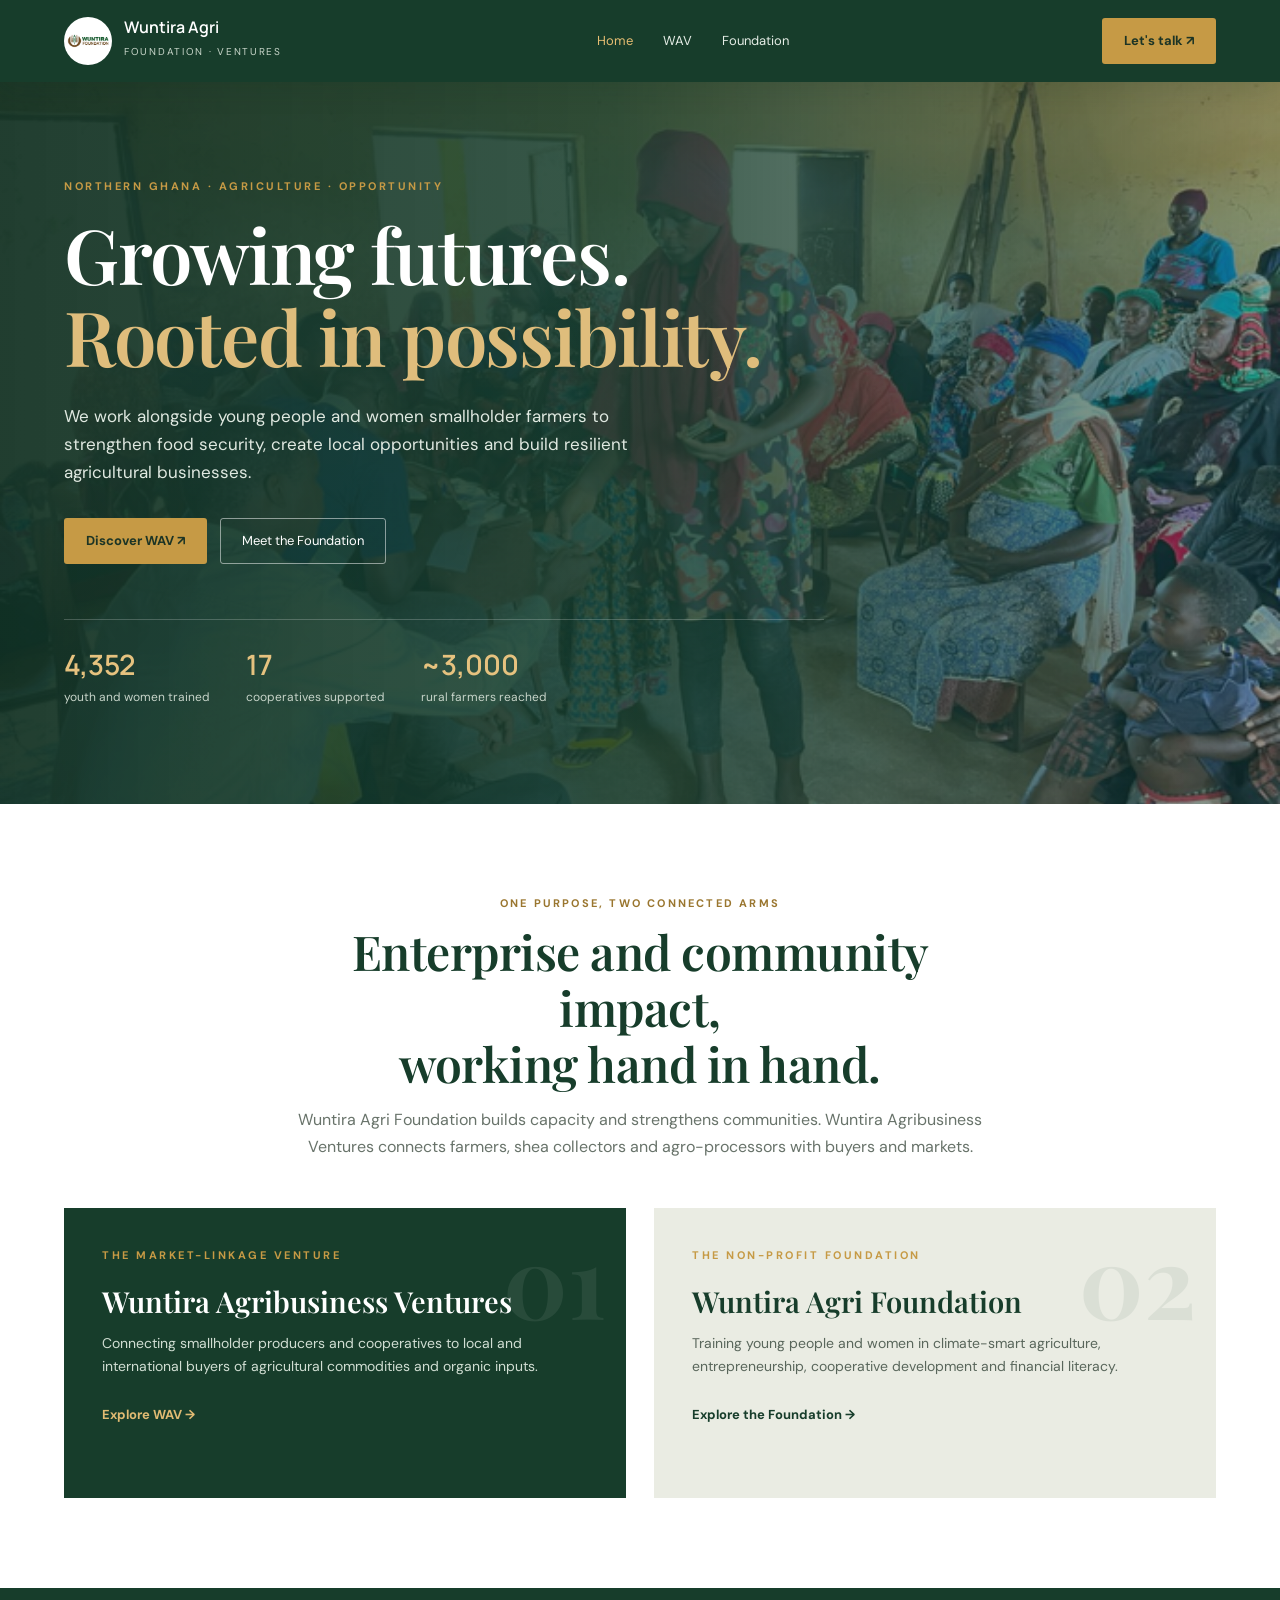
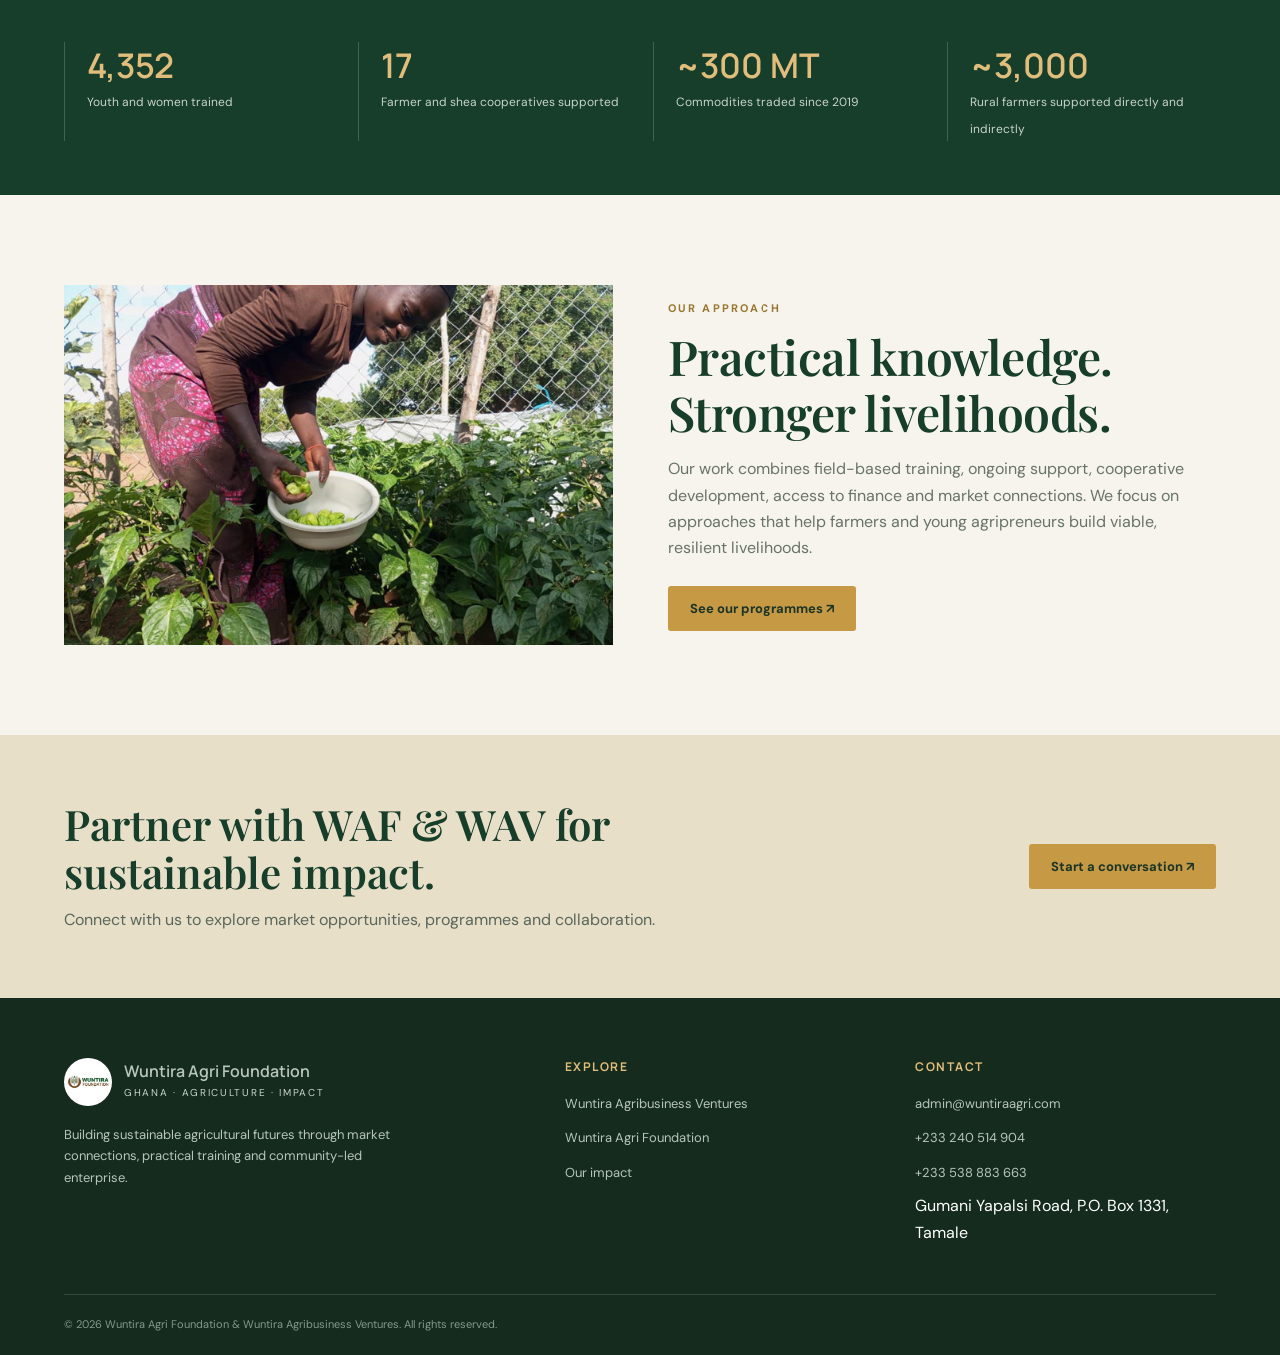
<file: index.html>
<!doctype html><html lang="en"><head><meta charset="utf-8"><meta name="viewport" content="width=device-width,initial-scale=1"><meta name="description" content="Wuntira Agri — Wuntira Agri, Ghana"><title>Wuntira Agri | Wuntira Agri</title><link rel="stylesheet" href="styles.css"></head><body><header class="site-header"><div class="container nav-wrap">
<a class="brand" href="index.html"><img src="assets/waf-logo.png" alt="Wuntira Agri Foundation logo"><span><strong>Wuntira Agri</strong><small>Foundation · Ventures</small></span></a>
<button class="menu-toggle" aria-label="Open navigation">☰</button>
<ul class="nav-links"><li><a href="index.html" class="active">Home</a></li><li><a href="wav.html" >WAV</a></li><li><a href="foundation.html" >Foundation</a></li></ul><a class="nav-contact" href="mailto:admin@wuntiraagri.com">Let's talk ↗</a>
</div></header><main><section class="hero"><div class="container"><div class="hero-inner"><div class="eyebrow">Northern Ghana · Agriculture · Opportunity</div><h1>Growing futures.<br><em>Rooted in possibility.</em></h1><p>We work alongside young people and women smallholder farmers to strengthen food security, create local opportunities and build resilient agricultural businesses.</p><div class="actions"><a class="button" href="wav.html">Discover WAV ↗</a><a class="button-outline" href="foundation.html">Meet the Foundation</a></div><div class="hero-note"><div><strong>4,352</strong><span>youth and women trained</span></div><div><strong>17</strong><span>cooperatives supported</span></div><div><strong>~3,000</strong><span>rural farmers reached</span></div></div></div></div></section>
<section class="section white"><div class="container"><div class="section-head center"><div class="kicker">One purpose, two connected arms</div><h2 class="heading">Enterprise and community impact, <br>working hand in hand.</h2><p class="lead">Wuntira Agri Foundation builds capacity and strengthens communities. Wuntira Agribusiness Ventures connects farmers, shea collectors and agro-processors with buyers and markets.</p></div><div class="split"><article class="path-card"><span class="number">01</span><div class="eyebrow">The market-linkage venture</div><h3>Wuntira Agribusiness Ventures</h3><p>Connecting smallholder producers and cooperatives to local and international buyers of agricultural commodities and organic inputs.</p><a class="text-link" href="wav.html">Explore WAV →</a></article><article class="path-card light"><span class="number">02</span><div class="eyebrow">The non-profit foundation</div><h3>Wuntira Agri Foundation</h3><p>Training young people and women in climate-smart agriculture, entrepreneurship, cooperative development and financial literacy.</p><a class="text-link" href="foundation.html">Explore the Foundation →</a></article></div></div></section>
<section class="stat-band" id="impact"><div class="container stats"><div class="stat"><strong>4,352</strong><span>Youth and women trained</span></div><div class="stat"><strong>17</strong><span>Farmer and shea cooperatives supported</span></div><div class="stat"><strong>~300 MT</strong><span>Commodities traded since 2019</span></div><div class="stat"><strong>~3,000</strong><span>Rural farmers supported directly and indirectly</span></div></div></section>
<section class="section"><div class="container image-copy"><img class="feature-image" src="assets/smart-farm-pepper.png" alt="Trainee harvesting produce from a backyard smart farm"><div><div class="kicker">Our approach</div><h2 class="heading">Practical knowledge. Stronger livelihoods.</h2><p class="lead">Our work combines field-based training, ongoing support, cooperative development, access to finance and market connections. We focus on approaches that help farmers and young agripreneurs build viable, resilient livelihoods.</p><a class="button" style="margin-top:24px" href="foundation.html">See our programmes ↗</a></div></div></section></main><section class="cta"><div class="container cta-row"><div><h2>Partner with WAF & WAV for sustainable impact.</h2><p>Connect with us to explore market opportunities, programmes and collaboration.</p></div><a class="button" href="mailto:admin@wuntiraagri.com">Start a conversation ↗</a></div></section>
<footer class="footer"><div class="container"><div class="footer-grid"><div><a class="brand" href="index.html"><img src="assets/waf-logo.png" alt=""><span><strong>Wuntira Agri Foundation</strong><small>Ghana · Agriculture · Impact</small></span></a><p style="margin-top:18px;max-width:330px">Building sustainable agricultural futures through market connections, practical training and community-led enterprise.</p></div><div><h4>Explore</h4><ul><li><a href="wav.html">Wuntira Agribusiness Ventures</a></li><li><a href="foundation.html">Wuntira Agri Foundation</a></li><li><a href="index.html#impact">Our impact</a></li></ul></div><div><h4>Contact</h4><ul><li><a href="mailto:admin@wuntiraagri.com">admin@wuntiraagri.com</a></li><li><a href="tel:+233240514904">+233 240 514 904</a></li><li><a href="tel:+233538883663">+233 538 883 663</a></li><li><span>Gumani Yapalsi Road, P.O. Box 1331, Tamale</span></li></ul></div></div><div class="copyright">© 2026 Wuntira Agri Foundation & Wuntira Agribusiness Ventures. All rights reserved.</div></div></footer><script src="script.js"></script></body></html>
</file>
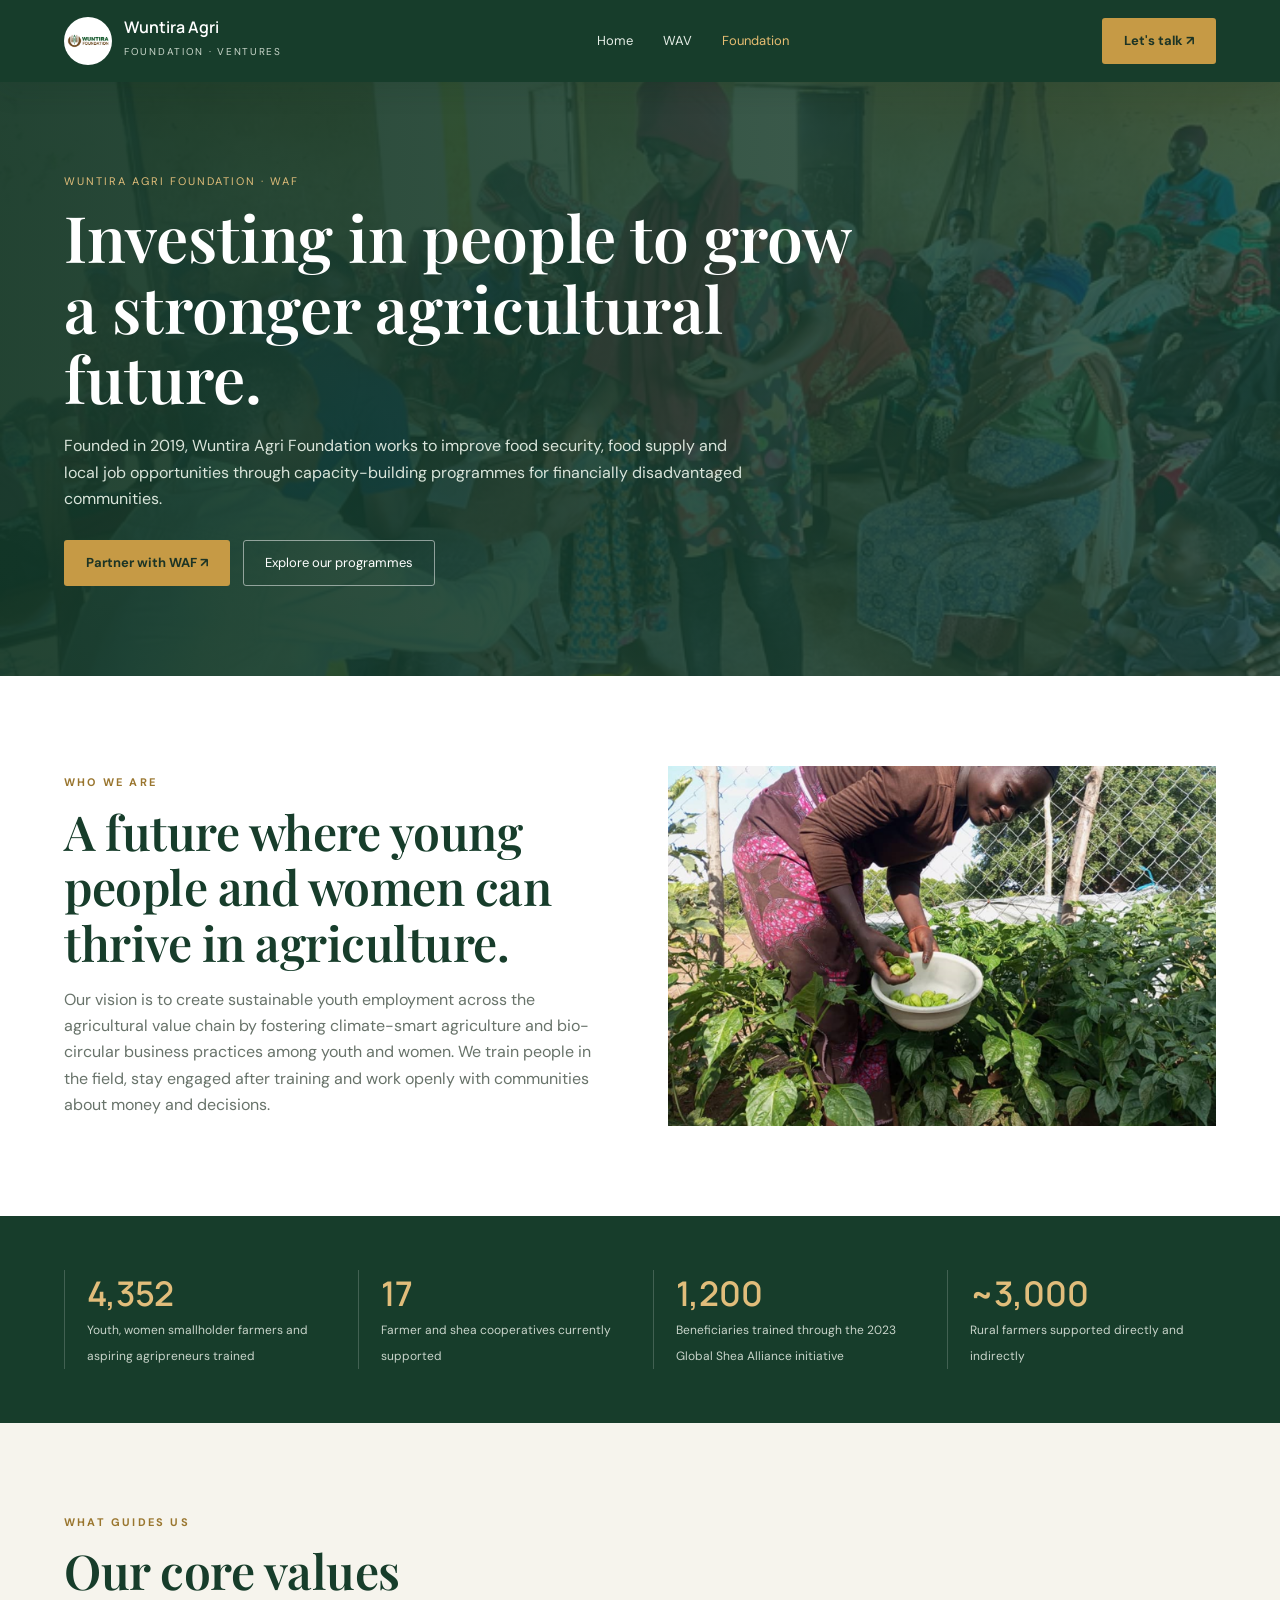
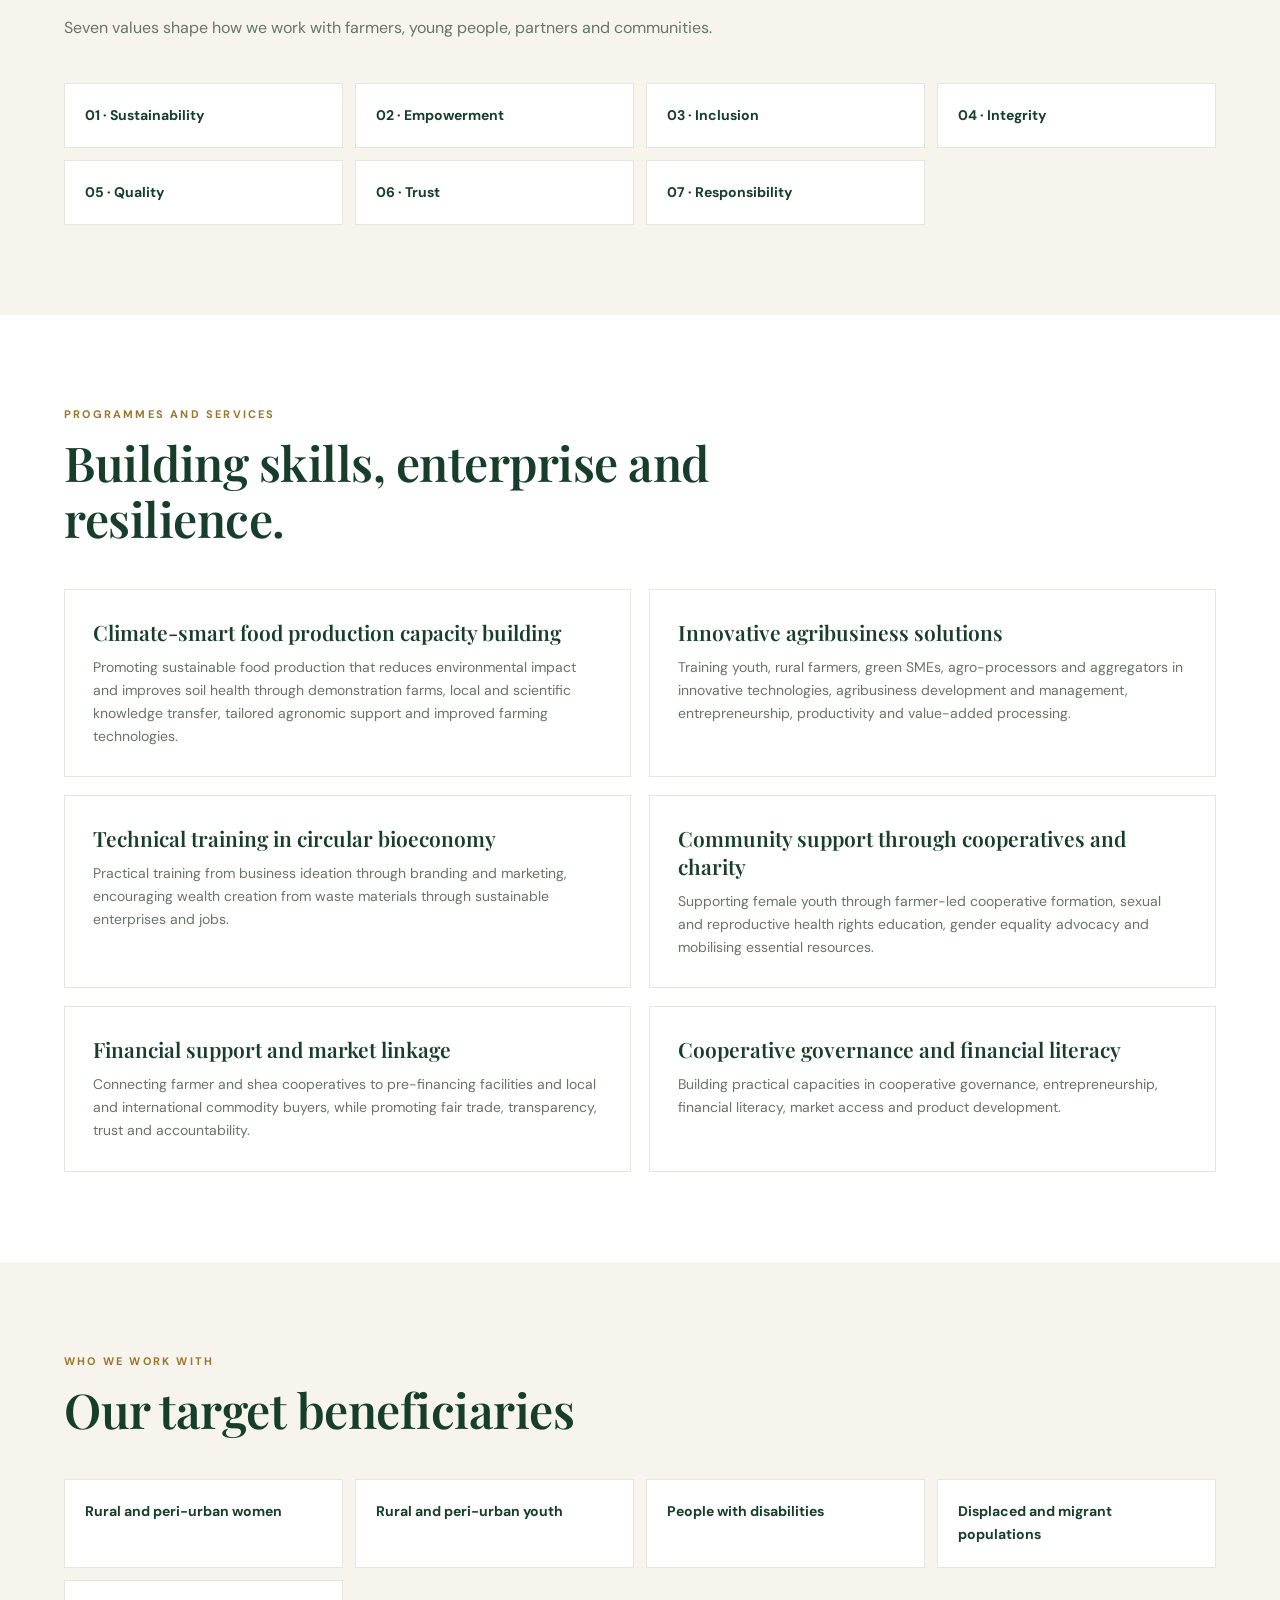
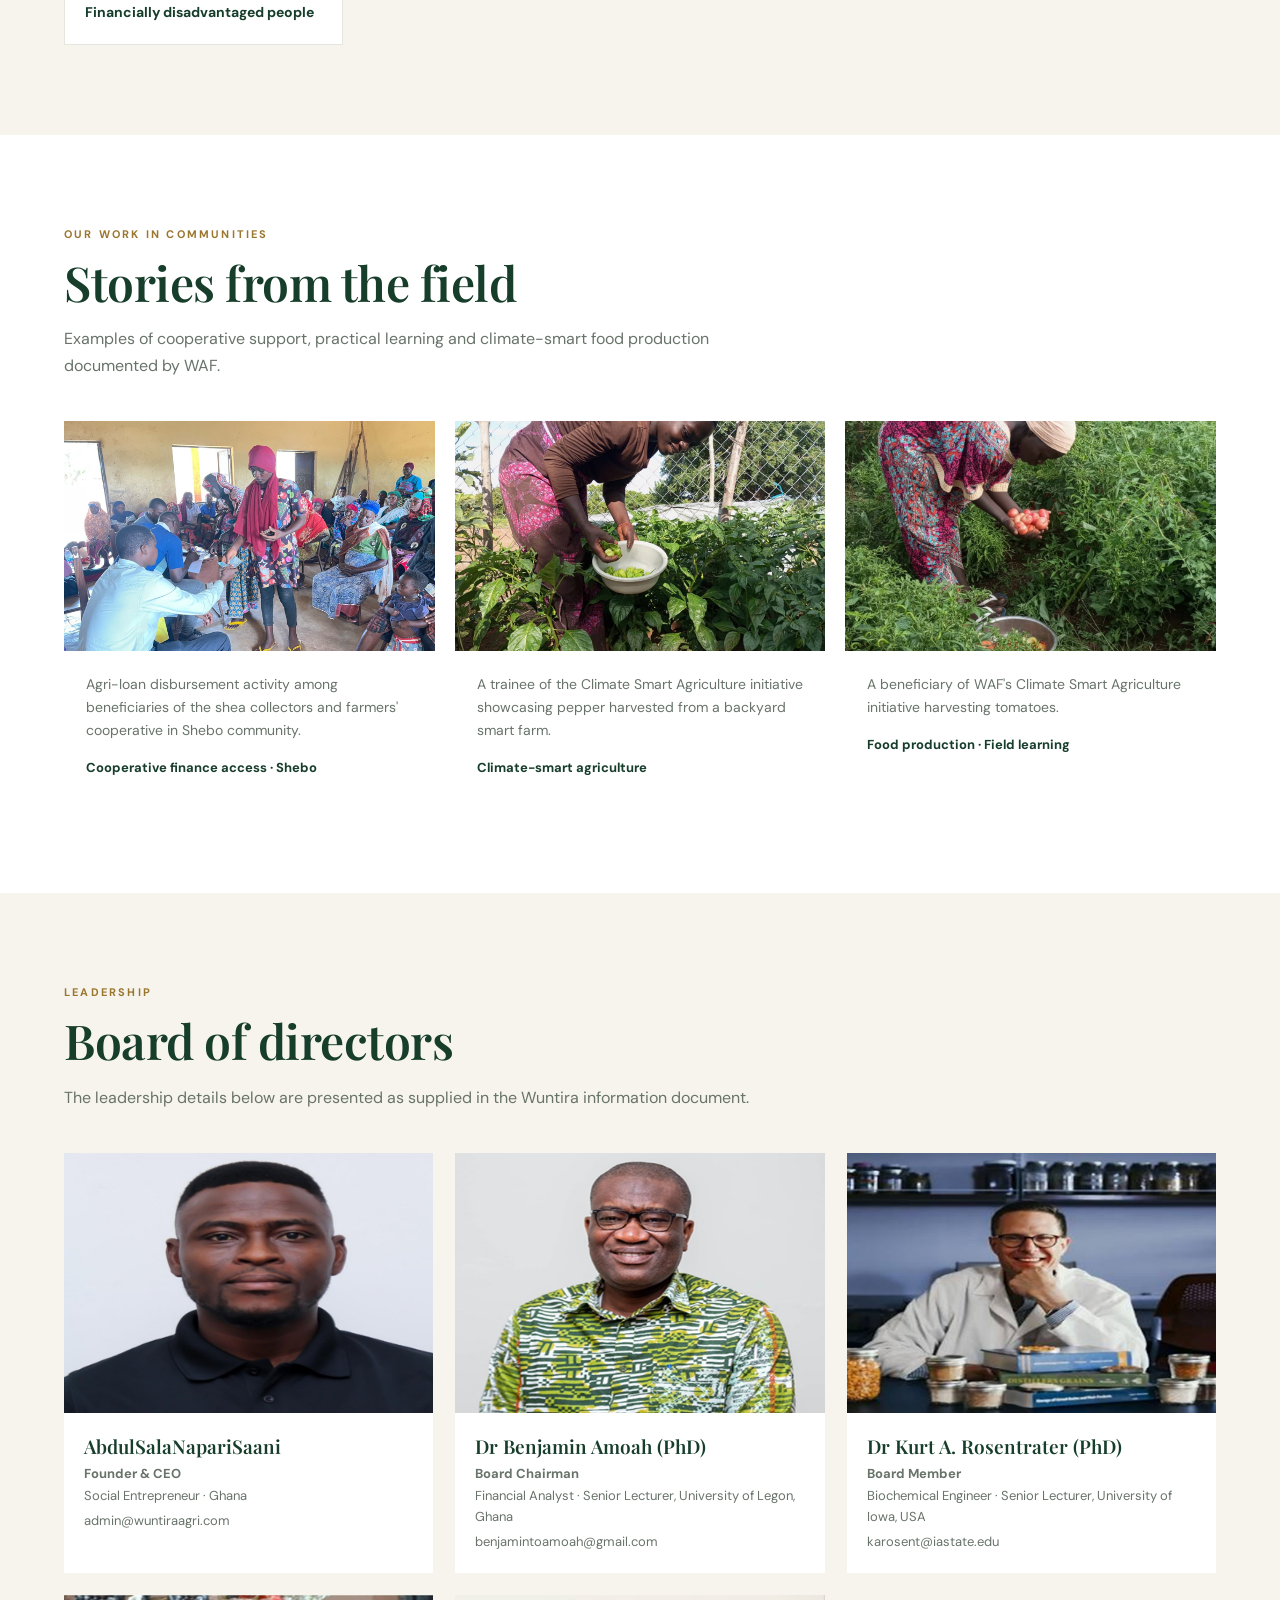
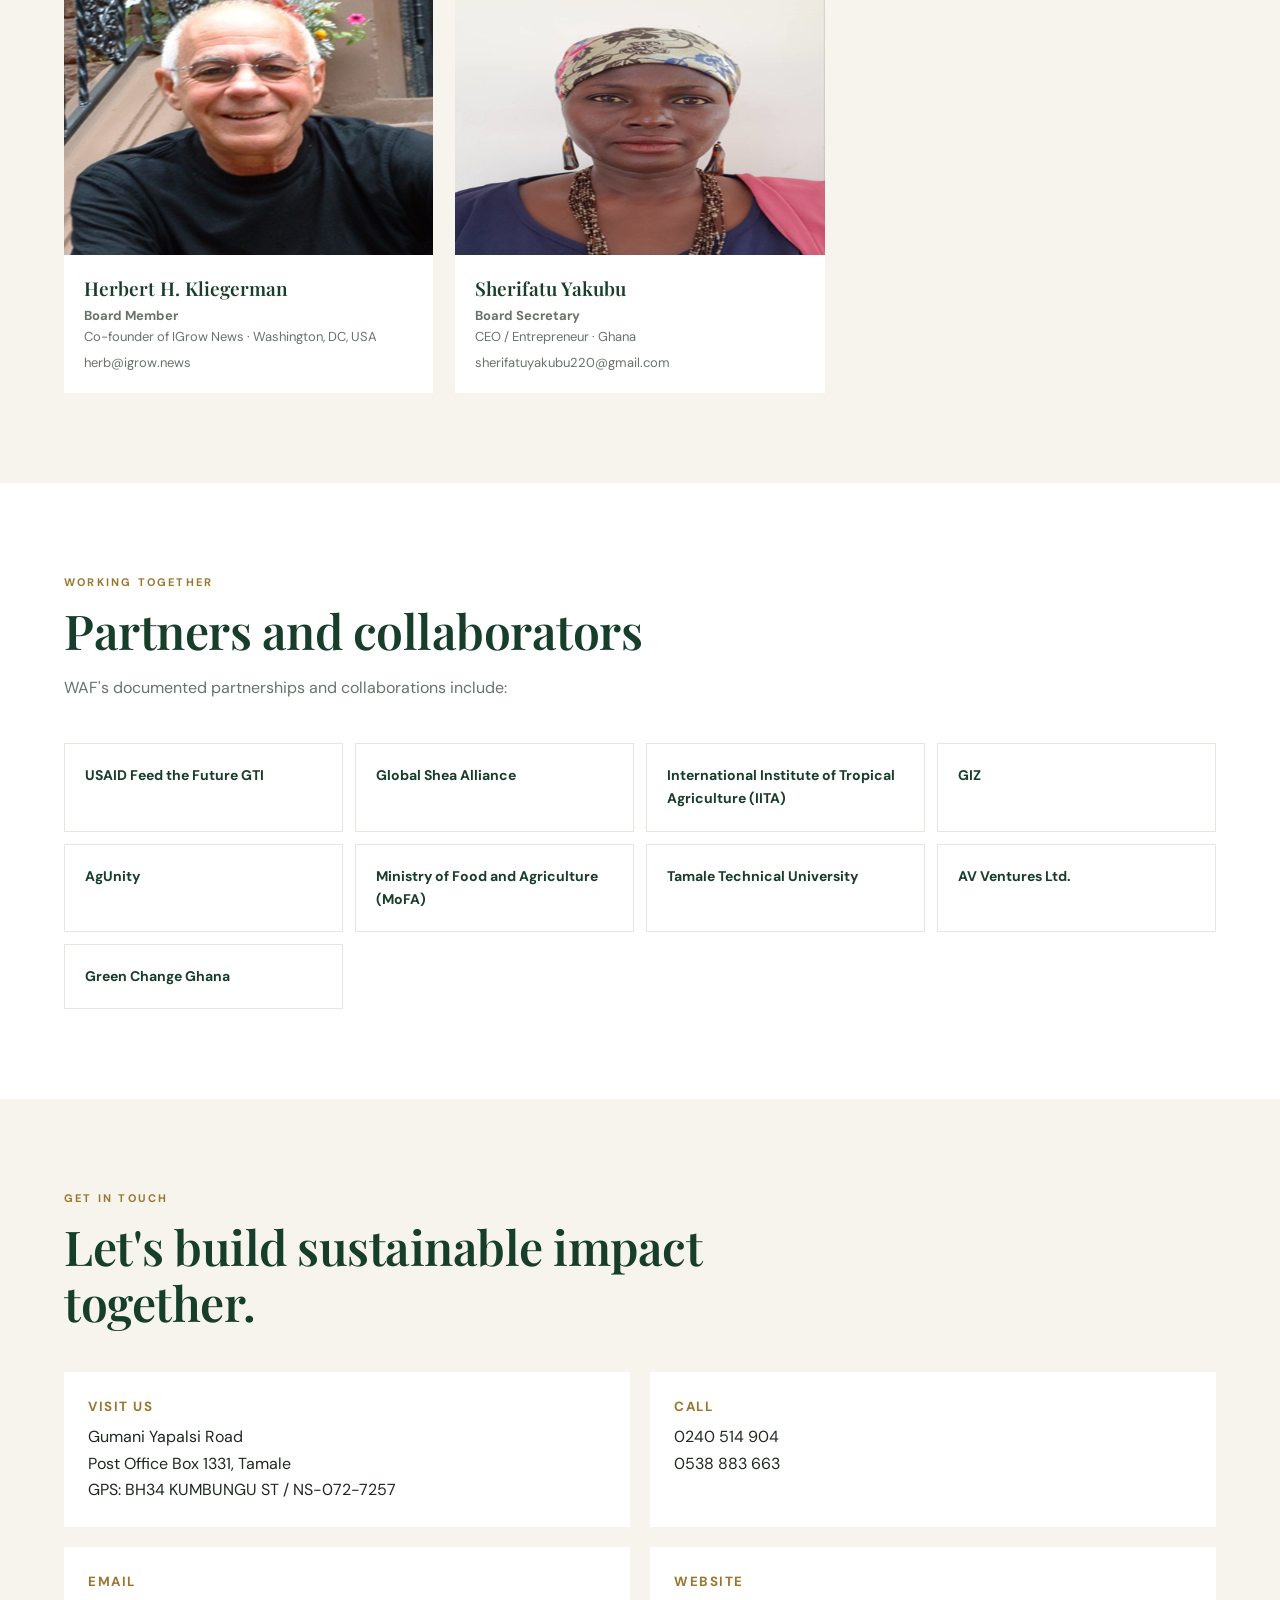
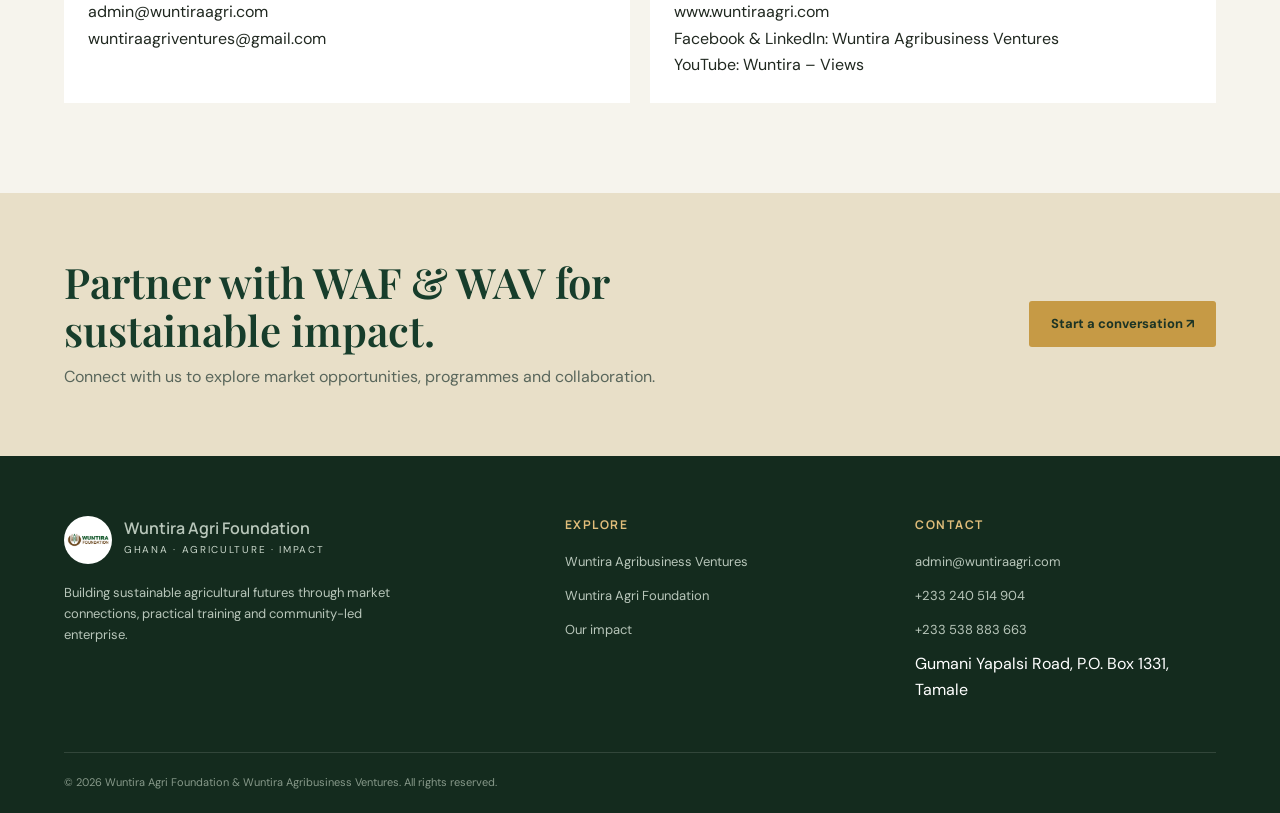
<file: foundation.html>
<!doctype html><html lang="en"><head><meta charset="utf-8"><meta name="viewport" content="width=device-width,initial-scale=1"><meta name="description" content="Wuntira Agri Foundation — Wuntira Agri, Ghana"><title>Wuntira Agri Foundation | Wuntira Agri</title><link rel="stylesheet" href="styles.css"></head><body><header class="site-header"><div class="container nav-wrap">
<a class="brand" href="index.html"><img src="assets/waf-logo.png" alt="Wuntira Agri Foundation logo"><span><strong>Wuntira Agri</strong><small>Foundation · Ventures</small></span></a>
<button class="menu-toggle" aria-label="Open navigation">☰</button>
<ul class="nav-links"><li><a href="index.html" >Home</a></li><li><a href="wav.html" >WAV</a></li><li><a href="foundation.html" class="active">Foundation</a></li></ul><a class="nav-contact" href="mailto:admin@wuntiraagri.com">Let's talk ↗</a>
</div></header><main><section class="page-hero"><div class="container"><div class="crumb">Wuntira Agri Foundation · WAF</div><h1>Investing in people to grow a stronger agricultural future.</h1><p>Founded in 2019, Wuntira Agri Foundation works to improve food security, food supply and local job opportunities through capacity-building programmes for financially disadvantaged communities.</p><div class="actions" style="margin-top:28px"><a class="button" href="mailto:admin@wuntiraagri.com">Partner with WAF ↗</a><a class="button-outline" href="#programmes">Explore our programmes</a></div></div></section>
<section class="section white"><div class="container image-copy"><div><div class="kicker">Who we are</div><h2 class="heading">A future where young people and women can thrive in agriculture.</h2><p class="lead">Our vision is to create sustainable youth employment across the agricultural value chain by fostering climate-smart agriculture and bio-circular business practices among youth and women. We train people in the field, stay engaged after training and work openly with communities about money and decisions.</p></div><img class="feature-image" src="assets/smart-farm-pepper.png" alt="Trainee showcasing produce from a backyard smart farm"></div></section>
<section class="stat-band"><div class="container stats"><div class="stat"><strong>4,352</strong><span>Youth, women smallholder farmers and aspiring agripreneurs trained</span></div><div class="stat"><strong>17</strong><span>Farmer and shea cooperatives currently supported</span></div><div class="stat"><strong>1,200</strong><span>Beneficiaries trained through the 2023 Global Shea Alliance initiative</span></div><div class="stat"><strong>~3,000</strong><span>Rural farmers supported directly and indirectly</span></div></div></section>
<section class="section"><div class="container"><div class="section-head"><div class="kicker">What guides us</div><h2 class="heading">Our core values</h2><p class="lead">Seven values shape how we work with farmers, young people, partners and communities.</p></div><div class="values"><div class="value">01 · Sustainability</div><div class="value">02 · Empowerment</div><div class="value">03 · Inclusion</div><div class="value">04 · Integrity</div><div class="value">05 · Quality</div><div class="value">06 · Trust</div><div class="value">07 · Responsibility</div></div></div></section>
<section class="section white" id="programmes"><div class="container"><div class="section-head"><div class="kicker">Programmes and services</div><h2 class="heading">Building skills, enterprise and resilience.</h2></div><div class="program-grid"><article class="program"><h3>Climate-smart food production capacity building</h3><p>Promoting sustainable food production that reduces environmental impact and improves soil health through demonstration farms, local and scientific knowledge transfer, tailored agronomic support and improved farming technologies.</p></article><article class="program"><h3>Innovative agribusiness solutions</h3><p>Training youth, rural farmers, green SMEs, agro-processors and aggregators in innovative technologies, agribusiness development and management, entrepreneurship, productivity and value-added processing.</p></article><article class="program"><h3>Technical training in circular bioeconomy</h3><p>Practical training from business ideation through branding and marketing, encouraging wealth creation from waste materials through sustainable enterprises and jobs.</p></article><article class="program"><h3>Community support through cooperatives and charity</h3><p>Supporting female youth through farmer-led cooperative formation, sexual and reproductive health rights education, gender equality advocacy and mobilising essential resources.</p></article><article class="program"><h3>Financial support and market linkage</h3><p>Connecting farmer and shea cooperatives to pre-financing facilities and local and international commodity buyers, while promoting fair trade, transparency, trust and accountability.</p></article><article class="program"><h3>Cooperative governance and financial literacy</h3><p>Building practical capacities in cooperative governance, entrepreneurship, financial literacy, market access and product development.</p></article></div></div></section>
<section class="section"><div class="container"><div class="section-head"><div class="kicker">Who we work with</div><h2 class="heading">Our target beneficiaries</h2></div><div class="values"><div class="value">Rural and peri-urban women</div><div class="value">Rural and peri-urban youth</div><div class="value">People with disabilities</div><div class="value">Displaced and migrant populations</div><div class="value">Financially disadvantaged people</div></div></div></section>
<section class="section white"><div class="container"><div class="section-head"><div class="kicker">Our work in communities</div><h2 class="heading">Stories from the field</h2><p class="lead">Examples of cooperative support, practical learning and climate-smart food production documented by WAF.</p></div><div class="story-grid"><article class="story"><img src="assets/shebbo-cooperative.png" alt="Community members at an agri-loan disbursement activity"><div><p>Agri-loan disbursement activity among beneficiaries of the shea collectors and farmers' cooperative in Shebo community.</p><strong>Cooperative finance access · Shebo</strong></div></article><article class="story"><img src="assets/smart-farm-pepper.png" alt="Trainee showcasing pepper harvested from backyard smart farm"><div><p>A trainee of the Climate Smart Agriculture initiative showcasing pepper harvested from a backyard smart farm.</p><strong>Climate-smart agriculture</strong></div></article><article class="story"><img src="assets/climate-smart-tomatoes.jpeg" alt="Beneficiary harvesting tomatoes"><div><p>A beneficiary of WAF's Climate Smart Agriculture initiative harvesting tomatoes.</p><strong>Food production · Field learning</strong></div></article></div></div></section>
<section class="section"><div class="container"><div class="section-head"><div class="kicker">Leadership</div><h2 class="heading">Board of directors</h2><p class="lead">The leadership details below are presented as supplied in the Wuntira information document.</p></div><div class="people"><article class="person"><img src="assets/abdulsalam-saani.png" alt="AbdulSalaNapariSaani"><div><h3>AbdulSalaNapariSaani</h3><p><b>Founder & CEO</b><br>Social Entrepreneur · Ghana</p><p>admin@wuntiraagri.com</p></div></article><article class="person"><img src="assets/benjamin-amoah.png" alt="Dr Benjamin Amoah"><div><h3>Dr Benjamin Amoah (PhD)</h3><p><b>Board Chairman</b><br>Financial Analyst · Senior Lecturer, University of Legon, Ghana</p><p>benjamintoamoah@gmail.com</p></div></article><article class="person"><img src="assets/kurt-rosentrater.png" alt="Dr Kurt A. Rosentrater"><div><h3>Dr Kurt A. Rosentrater (PhD)</h3><p><b>Board Member</b><br>Biochemical Engineer · Senior Lecturer, University of Iowa, USA</p><p>karosent@iastate.edu</p></div></article><article class="person"><img src="assets/herbert-kliegerman.png" alt="Herbert H. Kliegerman"><div><h3>Herbert H. Kliegerman</h3><p><b>Board Member</b><br>Co-founder of IGrow News · Washington, DC, USA</p><p>herb@igrow.news</p></div></article><article class="person"><img src="assets/sherifatu-yakubu.png" alt="Sherifatu Yakubu"><div><h3>Sherifatu Yakubu</h3><p><b>Board Secretary</b><br>CEO / Entrepreneur · Ghana</p><p>sherifatuyakubu220@gmail.com</p></div></article></div></div></section>
<section class="section white"><div class="container"><div class="section-head"><div class="kicker">Working together</div><h2 class="heading">Partners and collaborators</h2><p class="lead">WAF's documented partnerships and collaborations include:</p></div><div class="values"><div class="value">USAID Feed the Future GTI</div><div class="value">Global Shea Alliance</div><div class="value">International Institute of Tropical Agriculture (IITA)</div><div class="value">GIZ</div><div class="value">AgUnity</div><div class="value">Ministry of Food and Agriculture (MoFA)</div><div class="value">Tamale Technical University</div><div class="value">AV Ventures Ltd.</div><div class="value">Green Change Ghana</div></div></div></section>
<section class="section"><div class="container"><div class="section-head"><div class="kicker">Get in touch</div><h2 class="heading">Let's build sustainable impact together.</h2></div><div class="contact-list"><div class="contact-item"><small>Visit us</small>Gumani Yapalsi Road<br>Post Office Box 1331, Tamale<br>GPS: BH34 KUMBUNGU ST / NS-072-7257</div><div class="contact-item"><small>Call</small><a href="tel:+233240514904">0240 514 904</a><br><a href="tel:+233538883663">0538 883 663</a></div><div class="contact-item"><small>Email</small><a href="mailto:admin@wuntiraagri.com">admin@wuntiraagri.com</a><br><a href="mailto:wuntiraagriventures@gmail.com">wuntiraagriventures@gmail.com</a></div><div class="contact-item"><small>Website</small><a href="https://www.wuntiraagri.com">www.wuntiraagri.com</a><br>Facebook & LinkedIn: Wuntira Agribusiness Ventures<br>YouTube: Wuntira – Views</div></div></div></section></main><section class="cta"><div class="container cta-row"><div><h2>Partner with WAF & WAV for sustainable impact.</h2><p>Connect with us to explore market opportunities, programmes and collaboration.</p></div><a class="button" href="mailto:admin@wuntiraagri.com">Start a conversation ↗</a></div></section>
<footer class="footer"><div class="container"><div class="footer-grid"><div><a class="brand" href="index.html"><img src="assets/waf-logo.png" alt=""><span><strong>Wuntira Agri Foundation</strong><small>Ghana · Agriculture · Impact</small></span></a><p style="margin-top:18px;max-width:330px">Building sustainable agricultural futures through market connections, practical training and community-led enterprise.</p></div><div><h4>Explore</h4><ul><li><a href="wav.html">Wuntira Agribusiness Ventures</a></li><li><a href="foundation.html">Wuntira Agri Foundation</a></li><li><a href="index.html#impact">Our impact</a></li></ul></div><div><h4>Contact</h4><ul><li><a href="mailto:admin@wuntiraagri.com">admin@wuntiraagri.com</a></li><li><a href="tel:+233240514904">+233 240 514 904</a></li><li><a href="tel:+233538883663">+233 538 883 663</a></li><li><span>Gumani Yapalsi Road, P.O. Box 1331, Tamale</span></li></ul></div></div><div class="copyright">© 2026 Wuntira Agri Foundation & Wuntira Agribusiness Ventures. All rights reserved.</div></div></footer><script src="script.js"></script></body></html>
</file>
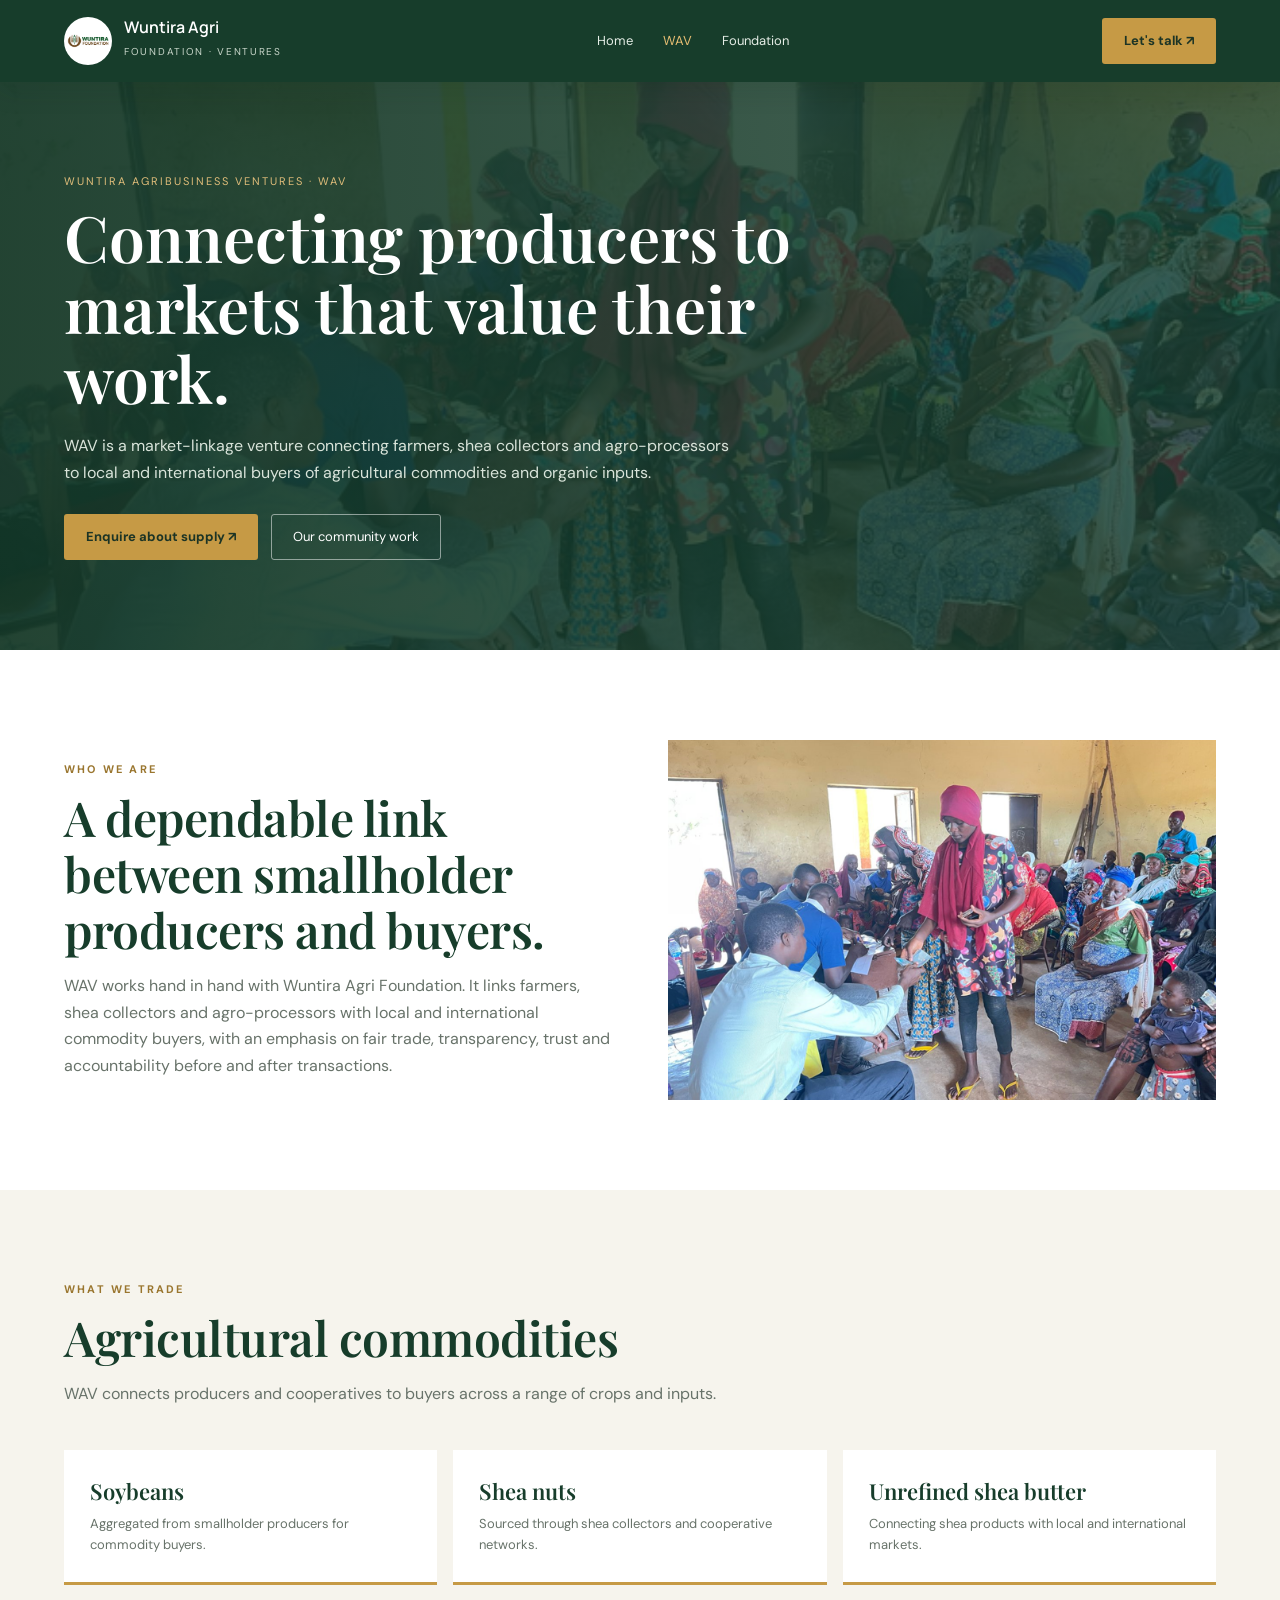
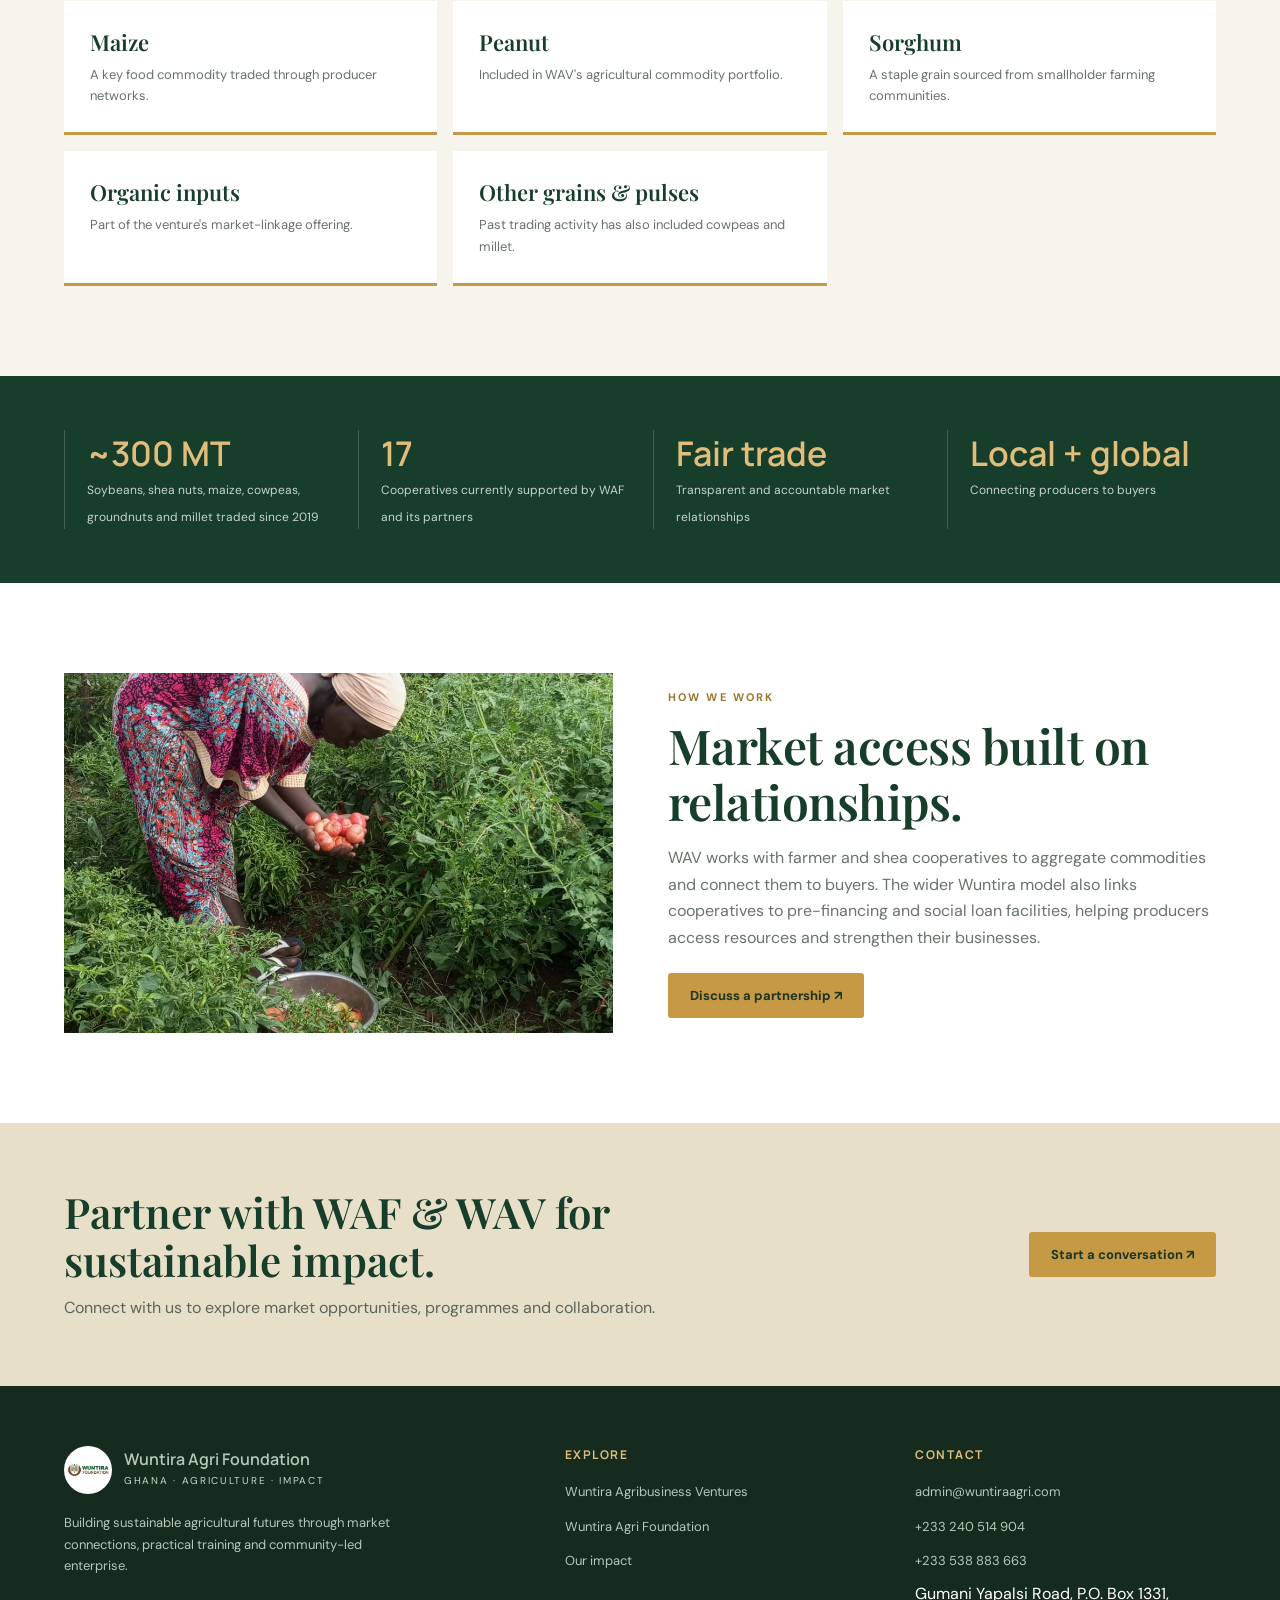
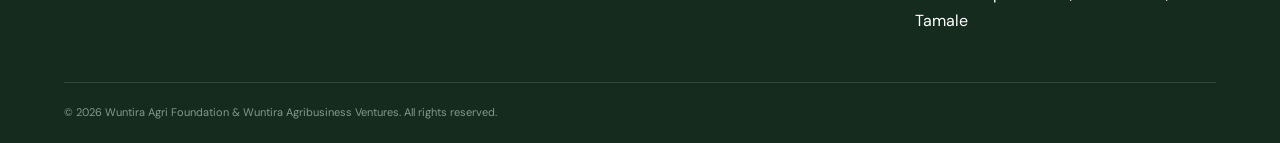
<file: wav.html>
<!doctype html><html lang="en"><head><meta charset="utf-8"><meta name="viewport" content="width=device-width,initial-scale=1"><meta name="description" content="Wuntira Agribusiness Ventures — Wuntira Agri, Ghana"><title>Wuntira Agribusiness Ventures | Wuntira Agri</title><link rel="stylesheet" href="styles.css"></head><body><header class="site-header"><div class="container nav-wrap">
<a class="brand" href="index.html"><img src="assets/waf-logo.png" alt="Wuntira Agri Foundation logo"><span><strong>Wuntira Agri</strong><small>Foundation · Ventures</small></span></a>
<button class="menu-toggle" aria-label="Open navigation">☰</button>
<ul class="nav-links"><li><a href="index.html" >Home</a></li><li><a href="wav.html" class="active">WAV</a></li><li><a href="foundation.html" >Foundation</a></li></ul><a class="nav-contact" href="mailto:admin@wuntiraagri.com">Let's talk ↗</a>
</div></header><main><section class="page-hero"><div class="container"><div class="crumb">Wuntira Agribusiness Ventures · WAV</div><h1>Connecting producers to markets that value their work.</h1><p>WAV is a market-linkage venture connecting farmers, shea collectors and agro-processors to local and international buyers of agricultural commodities and organic inputs.</p><div class="actions" style="margin-top:28px"><a class="button" href="mailto:wuntiraagriventures@gmail.com">Enquire about supply ↗</a><a class="button-outline" href="foundation.html">Our community work</a></div></div></section>
<section class="section white"><div class="container image-copy"><div><div class="kicker">Who we are</div><h2 class="heading">A dependable link between smallholder producers and buyers.</h2><p class="lead">WAV works hand in hand with Wuntira Agri Foundation. It links farmers, shea collectors and agro-processors with local and international commodity buyers, with an emphasis on fair trade, transparency, trust and accountability before and after transactions.</p></div><img class="feature-image" src="assets/shebbo-cooperative.png" alt="Cooperative members taking part in a community activity"></div></section>
<section class="section"><div class="container"><div class="section-head"><div class="kicker">What we trade</div><h2 class="heading">Agricultural commodities</h2><p class="lead">WAV connects producers and cooperatives to buyers across a range of crops and inputs.</p></div><div class="product-grid"><article class="product"><h3>Soybeans</h3><p>Aggregated from smallholder producers for commodity buyers.</p></article><article class="product"><h3>Shea nuts</h3><p>Sourced through shea collectors and cooperative networks.</p></article><article class="product"><h3>Unrefined shea butter</h3><p>Connecting shea products with local and international markets.</p></article><article class="product"><h3>Maize</h3><p>A key food commodity traded through producer networks.</p></article><article class="product"><h3>Peanut</h3><p>Included in WAV's agricultural commodity portfolio.</p></article><article class="product"><h3>Sorghum</h3><p>A staple grain sourced from smallholder farming communities.</p></article><article class="product"><h3>Organic inputs</h3><p>Part of the venture's market-linkage offering.</p></article><article class="product"><h3>Other grains & pulses</h3><p>Past trading activity has also included cowpeas and millet.</p></article></div></div></section>
<section class="stat-band"><div class="container stats"><div class="stat"><strong>~300 MT</strong><span>Soybeans, shea nuts, maize, cowpeas, groundnuts and millet traded since 2019</span></div><div class="stat"><strong>17</strong><span>Cooperatives currently supported by WAF and its partners</span></div><div class="stat"><strong>Fair trade</strong><span>Transparent and accountable market relationships</span></div><div class="stat"><strong>Local + global</strong><span>Connecting producers to buyers</span></div></div></section>
<section class="section white"><div class="container image-copy"><img class="feature-image" src="assets/climate-smart-tomatoes.jpeg" alt="Farmer harvesting tomatoes"><div><div class="kicker">How we work</div><h2 class="heading">Market access built on relationships.</h2><p class="lead">WAV works with farmer and shea cooperatives to aggregate commodities and connect them to buyers. The wider Wuntira model also links cooperatives to pre-financing and social loan facilities, helping producers access resources and strengthen their businesses.</p><a class="button" style="margin-top:22px" href="mailto:wuntiraagriventures@gmail.com">Discuss a partnership ↗</a></div></div></section></main><section class="cta"><div class="container cta-row"><div><h2>Partner with WAF & WAV for sustainable impact.</h2><p>Connect with us to explore market opportunities, programmes and collaboration.</p></div><a class="button" href="mailto:admin@wuntiraagri.com">Start a conversation ↗</a></div></section>
<footer class="footer"><div class="container"><div class="footer-grid"><div><a class="brand" href="index.html"><img src="assets/waf-logo.png" alt=""><span><strong>Wuntira Agri Foundation</strong><small>Ghana · Agriculture · Impact</small></span></a><p style="margin-top:18px;max-width:330px">Building sustainable agricultural futures through market connections, practical training and community-led enterprise.</p></div><div><h4>Explore</h4><ul><li><a href="wav.html">Wuntira Agribusiness Ventures</a></li><li><a href="foundation.html">Wuntira Agri Foundation</a></li><li><a href="index.html#impact">Our impact</a></li></ul></div><div><h4>Contact</h4><ul><li><a href="mailto:admin@wuntiraagri.com">admin@wuntiraagri.com</a></li><li><a href="tel:+233240514904">+233 240 514 904</a></li><li><a href="tel:+233538883663">+233 538 883 663</a></li><li><span>Gumani Yapalsi Road, P.O. Box 1331, Tamale</span></li></ul></div></div><div class="copyright">© 2026 Wuntira Agri Foundation & Wuntira Agribusiness Ventures. All rights reserved.</div></div></footer><script src="script.js"></script></body></html>
</file>
<file: styles.css>
@import url('https://fonts.googleapis.com/css2?family=DM+Sans:wght@400;500;600;700&family=Manrope:wght@400;500;600;700;800&family=Playfair+Display:wght@500;600;700&display=swap');
:root{--forest:#173d2b;--forest2:#24583c;--leaf:#668b4e;--gold:#c69a45;--cream:#f6f4ed;--ink:#202820;--muted:#68736a;--line:#e5e7df;--white:#fff}
*{box-sizing:border-box;margin:0;padding:0}html{scroll-behavior:smooth}body{font-family:'DM Sans',sans-serif;color:var(--ink);background:var(--cream);line-height:1.65}a{color:inherit;text-decoration:none}img{max-width:100%;display:block}.container{width:min(1160px,90%);margin:auto}
.site-header{height:82px;background:var(--forest);color:#fff;position:sticky;top:0;z-index:30;box-shadow:0 8px 25px #122b1c20}.nav-wrap{height:100%;display:flex;align-items:center;justify-content:space-between;gap:25px}.brand{display:flex;align-items:center;gap:12px;min-width:220px}.brand img{width:48px;height:48px;object-fit:contain;background:#fff;border-radius:50%;padding:3px}.brand strong{font:600 16px 'Manrope';line-height:1.2;display:block}.brand small{font-size:10px;letter-spacing:1.7px;text-transform:uppercase;color:#c9d6ca}.nav-links{display:flex;align-items:center;gap:30px;list-style:none;font-size:13px;color:#e5ede6}.nav-links a{transition:.2s}.nav-links a:hover,.nav-links a.active{color:#e6bd72}.nav-contact,.button{background:var(--gold);color:#1c3425;padding:12px 22px;border-radius:3px;font-size:13px;font-weight:700;display:inline-flex;align-items:center;gap:10px;transition:.2s}.nav-contact:hover,.button:hover{background:#dfb969;transform:translateY(-2px)}.menu-toggle{display:none;background:none;border:0;color:white;font-size:25px}
.hero{min-height:600px;background:linear-gradient(90deg,#102f20ed 0%,#153b29d9 48%,#153b2970 100%),url('assets/shebbo-cooperative.png') center/cover;display:flex;align-items:center;color:#fff;padding:95px 0}.hero-inner{max-width:760px}.eyebrow{font-size:11px;text-transform:uppercase;letter-spacing:2.5px;color:var(--gold);font-weight:700;margin-bottom:18px}.hero h1{font:600 clamp(42px,6vw,76px)/1.08 'Playfair Display';letter-spacing:-1.3px;margin-bottom:25px}.hero h1 em{color:#dfbd7c;font-style:normal}.hero p{font-size:17px;color:#e0e9e1;max-width:620px;margin-bottom:32px}.actions{display:flex;gap:13px;flex-wrap:wrap}.button-outline{border:1px solid #ffffff80;color:white;padding:11px 21px;border-radius:3px;font-size:13px}.button-outline:hover{background:#ffffff18}.hero-note{display:flex;gap:36px;margin-top:55px;padding-top:25px;border-top:1px solid #ffffff35;flex-wrap:wrap}.hero-note strong{display:block;font:600 28px 'Manrope';color:#e6c27f}.hero-note span{font-size:12px;color:#c7d4c9}
.section{padding:90px 0}.section.white{background:#fff}.section-head{max-width:700px;margin-bottom:42px}.section-head.center{text-align:center;margin:0 auto 48px}.kicker{color:#9a762f;text-transform:uppercase;letter-spacing:2.2px;font-size:11px;font-weight:700;margin-bottom:12px}.heading{font:600 clamp(30px,4vw,48px)/1.16 'Playfair Display';color:var(--forest);letter-spacing:-.5px}.lead{color:var(--muted);font-size:16px;margin-top:16px;max-width:720px}.split{display:grid;grid-template-columns:1fr 1fr;gap:28px}.path-card{padding:38px;background:var(--forest);color:#fff;min-height:290px;position:relative;overflow:hidden}.path-card.light{background:#eaece3;color:var(--forest)}.path-card .number{position:absolute;right:20px;top:4px;font:700 100px 'Playfair Display';opacity:.07}.path-card h3{font:600 29px 'Playfair Display';margin:18px 0 12px}.path-card p{color:#d1ded3;font-size:14px;max-width:460px;margin-bottom:22px}.path-card.light p{color:#59665b}.text-link{font-weight:700;color:#e1bb73;font-size:13px}.path-card.light .text-link{color:var(--forest)}
.stat-band{background:var(--forest);color:#fff;padding:54px 0}.stats{display:grid;grid-template-columns:repeat(4,1fr);gap:25px}.stat{border-left:1px solid #ffffff30;padding-left:22px}.stat strong{font:600 34px 'Manrope';color:#e1bd7b;display:block}.stat span{font-size:12px;color:#c8d4ca}
.cards{display:grid;grid-template-columns:repeat(3,1fr);gap:22px}.info-card{background:#fff;padding:28px;border:1px solid var(--line)}.info-card h3{font:600 21px 'Playfair Display';color:var(--forest);margin-bottom:10px}.info-card p{font-size:14px;color:var(--muted)}.icon-no{color:var(--gold);font:700 13px 'Manrope';letter-spacing:1px;margin-bottom:16px}
.feature-image{width:100%;height:360px;object-fit:cover}.image-copy{display:grid;grid-template-columns:1fr 1fr;gap:55px;align-items:center}.image-copy .heading{margin-bottom:16px}
.cta{background:#e8dfc8;padding:65px 0}.cta-row{display:flex;justify-content:space-between;align-items:center;gap:30px}.cta h2{font:600 clamp(28px,3.5vw,42px)/1.15 'Playfair Display';color:var(--forest);max-width:650px}.cta p{color:#59665b;margin-top:10px}.footer{background:#142b1e;color:#fff;padding:60px 0 22px}.footer-grid{display:grid;grid-template-columns:1.5fr 1fr 1fr;gap:50px;padding-bottom:40px}.footer p,.footer a{color:#b8c6ba;font-size:13px}.footer h4{font:700 12px 'Manrope';letter-spacing:1.5px;text-transform:uppercase;color:#e0bd7a;margin-bottom:15px}.footer ul{list-style:none}.footer li{margin:8px 0}.copyright{border-top:1px solid #ffffff20;padding-top:20px;color:#87998a;font-size:11px}
.page-hero{background:linear-gradient(90deg,#123523ed,#173d2bc9),url('assets/shebbo-cooperative.png') center/cover;color:white;padding:90px 0}.page-hero .container{max-width:1160px}.page-hero h1{font:600 clamp(40px,5vw,64px)/1.1 'Playfair Display';max-width:800px;margin:12px 0 20px}.page-hero p{color:#d9e4da;max-width:680px;font-size:16px}.crumb{font-size:11px;text-transform:uppercase;letter-spacing:2px;color:#e0bd7a}
.product-grid{display:grid;grid-template-columns:repeat(3,1fr);gap:16px}.product{background:#fff;padding:26px;border-bottom:3px solid var(--gold)}.product h3{font:600 22px 'Playfair Display';color:var(--forest);margin-bottom:7px}.product p{font-size:13px;color:var(--muted)}
.values{display:grid;grid-template-columns:repeat(4,1fr);gap:12px}.value{padding:20px;background:#fff;border:1px solid var(--line);font-weight:700;color:var(--forest);font-size:14px}
.program-grid{display:grid;grid-template-columns:repeat(2,1fr);gap:18px}.program{background:#fff;padding:28px;border:1px solid var(--line)}.program h3{font:600 21px 'Playfair Display';color:var(--forest);margin-bottom:10px}.program p{font-size:14px;color:var(--muted)}
.people{display:grid;grid-template-columns:repeat(3,1fr);gap:22px}.person{background:#fff}.person img{width:100%;height:260px;object-fit:cover;object-position:top}.person div{padding:20px}.person h3{font:600 19px 'Playfair Display';color:var(--forest)}.person p{font-size:13px;color:var(--muted);margin-top:4px}
.story-grid{display:grid;grid-template-columns:repeat(3,1fr);gap:20px}.story{background:#fff}.story img{height:230px;width:100%;object-fit:cover}.story div{padding:22px}.story p{font-size:14px;color:var(--muted);margin-bottom:12px}.story strong{font-size:13px;color:var(--forest)}
.contact-list{display:grid;grid-template-columns:repeat(2,1fr);gap:20px}.contact-item{padding:24px;background:#fff}.contact-item small{display:block;color:#9a762f;text-transform:uppercase;letter-spacing:1.5px;font-weight:700;margin-bottom:6px}
@media(max-width:850px){.nav-links,.nav-contact{display:none}.menu-toggle{display:block}.nav-links.open{display:flex;position:absolute;top:82px;left:0;right:0;background:var(--forest);padding:24px 5%;flex-direction:column;align-items:flex-start;gap:18px}.split,.image-copy{grid-template-columns:1fr}.stats{grid-template-columns:repeat(2,1fr)}.cards,.product-grid,.people,.story-grid{grid-template-columns:repeat(2,1fr)}.footer-grid{grid-template-columns:1fr 1fr}}
@media(max-width:560px){.hero{min-height:570px;padding:70px 0}.hero-note{gap:20px}.section{padding:65px 0}.stats,.cards,.product-grid,.program-grid,.people,.story-grid,.values,.contact-list,.footer-grid{grid-template-columns:1fr}.cta-row{align-items:flex-start;flex-direction:column}.person img{height:300px}.brand strong{font-size:14px}}
</file>
